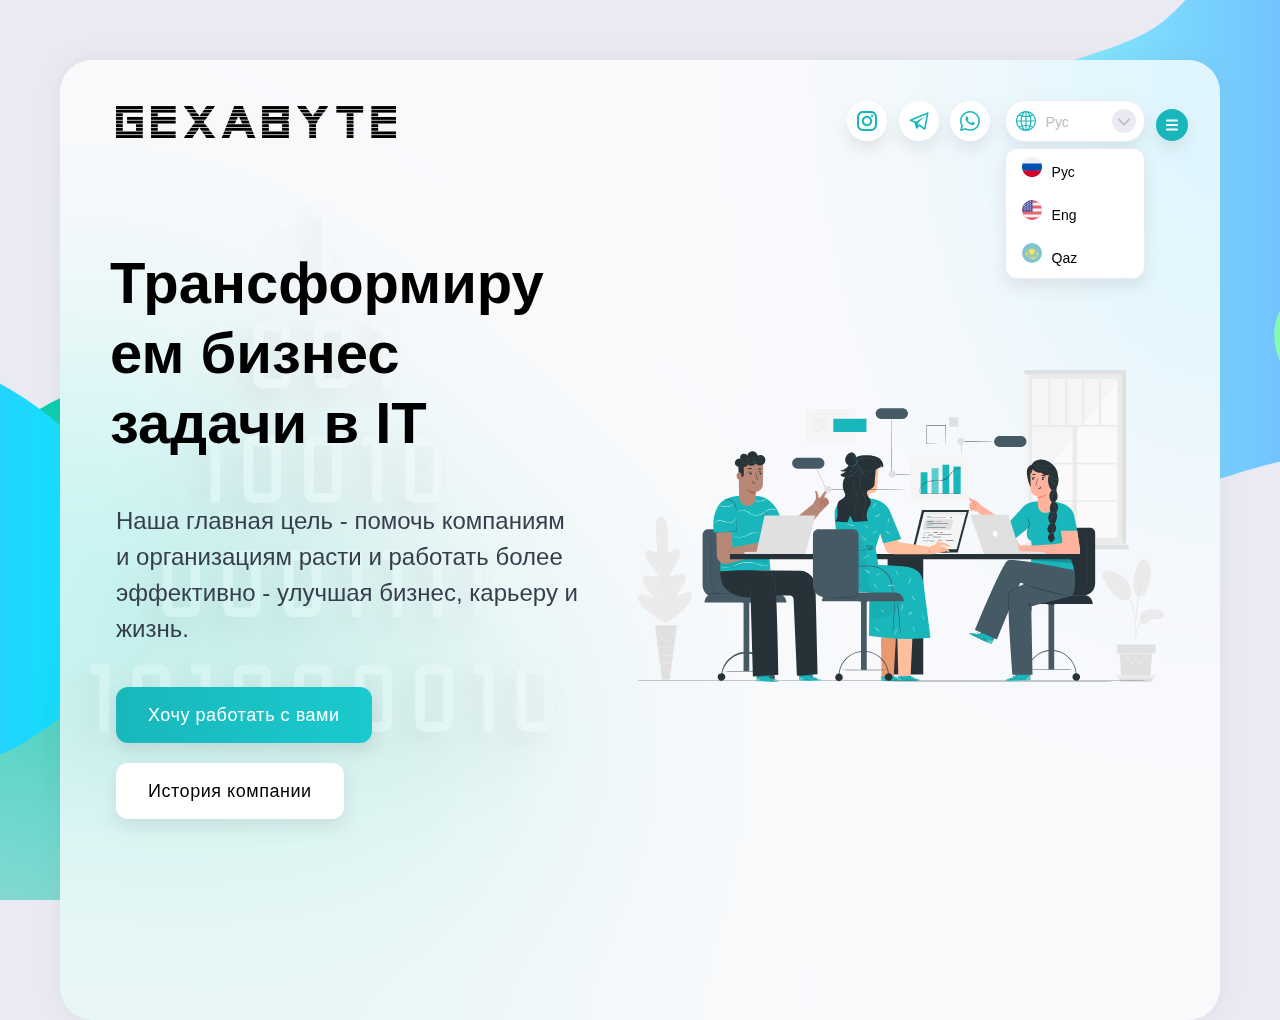
<file: index.html>
<!DOCTYPE html>
<html lang="ru">
<head>
	<meta charset="UTF-8">
<link rel="stylesheet"  href="css/style.css">
	<meta name="viewport" content="width=device-width, initial-scale=1.0">
	<title>Главная</title>

</head>
<body>

<div class="menu">
<div class="div-nav2" id="myTopnav2">
<nav class="topnav22">
<div id="menu_border_block"><div id="menu-border">	
</div>
</div>
		<ul class="menu1">
						<li id="limenu">Меню</li>
						<li><a href="#">Услуги</a></li>
						<li><a href="case.html">Кейсы</a></li>
						<li><a href="#">Что вы получите</a></li>
						<li id="li1-2"><a href="#">Контакты</a></li>
						<li id="li2-2"><a href="#">Наши технологии</a></li>
						<li id=li3-2><a href="#">История компании</a></li>
						</ul>
					</nav>

				</div>
				<div class="telegram-3" id="menujs2"><a href="#" class="telegram-4">
			<svg width="12" height="12" viewBox="0 0 12 12" fill="white" class="img-1" xmlns="http://www.w3.org/2000/svg">
<path d="M0.990566 2.51887C0.424528 2.51887 0 2.09434 0 1.52831C0 0.962268 0.424528 0.509438 0.990566 0.509438H10.9811C11.5472 0.509438 12 0.962268 12 1.52831C12 2.09434 11.5472 2.51887 10.9811 2.51887H0.990566Z"/>
<path d="M10.9811 4.98114C11.5472 4.98114 12 5.43397 12 6.00001C12 6.56605 11.5472 6.99057 10.9811 6.99057H0.990566C0.424528 6.99057 0 6.56605 0 6.00001C0 5.43397 0.424528 4.98114 0.990566 4.98114H10.9811Z"/>
<path d="M10.9811 9.48111C11.5472 9.48111 12 9.90563 12 10.4717C12 11.0377 11.5472 11.4905 10.9811 11.4905H0.990566C0.424528 11.4905 0 11.0377 0 10.4717C0 9.90563 0.424528 9.48111 0.990566 9.48111H10.9811Z"/>
</svg>
</a>
			</div>
			</div>
	

	<div class="body">
	<div class="all-content">
			<div class="menu-bar">
				<div class="div-nav" id="myTopnav">
				<nav class="topnav2">
						<ul class="menu2">
							<li><a href="#">Услуги</a></li>
							<li><a href="case.html">Кейсы</a></li>
							<li><a href="#">Что вы получите</a></li>
							<li id="li1-2"><a href="#">Контакты</a></li>
							<li id="li2-2"><a href="#">Наши технологии</a></li>
							<li id=li3-2><a href="#">История компании</a></li>
						</ul>
					</nav>

				</div>
				<div class="menu-container">
					<a href="index.html" class="logoa"><div class="logo">
						<a href="index.html" class="logoa"><svg width="280" height="32" viewBox="0 0 280 32" fill="none" xmlns="http://www.w3.org/2000/svg">
<path d="M26.7857 3.70492H0V6.60696H26.7857V3.70492Z" fill="black"/>
<path d="M6.78571 7.33251H0V10.2346H6.78571V7.33251Z" fill="black"/>
<path d="M6.78571 10.9601H0V13.8622H6.78571V10.9601Z" fill="black"/>
<path d="M6.78571 14.5877H0V17.4897H6.78571V14.5877Z" fill="black"/>
<path d="M6.78571 18.2152H0V21.1173H6.78571V18.2152Z" fill="black"/>
<path d="M6.78571 21.8428H0V24.7449H6.78571V21.8428Z" fill="black"/>
<path d="M26.7856 10.9601H11.0713V13.8622H26.7856V10.9601Z" fill="black"/>
<path d="M26.7856 14.5877H11.0713V17.4897H26.7856V14.5877Z" fill="black"/>
<path d="M26.7857 18.2152H20V21.1173H26.7857V18.2152Z" fill="black"/>
<path d="M26.7857 21.8428H20V24.7449H26.7857V21.8428Z" fill="black"/>
<path d="M26.7857 25.4704H0V28.3724H26.7857V25.4704Z" fill="black"/>
<path d="M26.7857 0.0769272H0V2.97895H26.7857V0.0769272Z" fill="black"/>
<path d="M26.7857 29.098H0V32H26.7857V29.098Z" fill="black"/>
<path d="M59.6429 3.70492H35V6.60696H59.6429V3.70492Z" fill="black"/>
<path d="M41.7857 7.33251H35V10.2346H41.7857V7.33251Z" fill="black"/>
<path d="M59.6429 10.9601H35V13.8622H59.6429V10.9601Z" fill="black"/>
<path d="M59.6429 14.5877H35V17.4897H59.6429V14.5877Z" fill="black"/>
<path d="M41.7857 18.2152H35V21.1173H41.7857V18.2152Z" fill="black"/>
<path d="M41.7857 21.8428H35V24.7449H41.7857V21.8428Z" fill="black"/>
<path d="M59.6429 25.4704H35V28.3724H59.6429V25.4704Z" fill="black"/>
<path d="M59.6429 0.0769272H35V2.97895H59.6429V0.0769272Z" fill="black"/>
<path d="M59.6429 29.098H35V32H59.6429V29.098Z" fill="black"/>
<path d="M70.3574 3.70492H78.9288L80.7145 6.60696H72.5003L70.3574 3.70492Z" fill="black"/>
<path d="M73.2148 7.33251H81.4291L83.572 10.2346H75.0006L73.2148 7.33251Z" fill="black"/>
<path d="M90.7151 0.0769272H98.9294L97.1437 2.97895H88.5723L90.7151 0.0769272Z" fill="black"/>
<path d="M88.2141 3.70492H96.4284L94.6427 6.60696H86.0713L88.2141 3.70492Z" fill="black"/>
<path d="M85.357 7.33251H93.9284L91.7856 10.2346H83.5713L85.357 7.33251Z" fill="black"/>
<path d="M75.3574 10.9601H91.4289L89.286 13.8622H77.5003L75.3574 10.9601Z" fill="black"/>
<path d="M78.2139 14.5877H88.571L87.8567 16.0387V16.4015L88.571 17.4897H78.2139L78.9282 16.0387L78.2139 14.5877Z" fill="black"/>
<path d="M77.5003 18.2152H89.286L91.4289 21.1173H75.3574L77.5003 18.2152Z" fill="black"/>
<path d="M75.0003 21.8428H83.2145L81.4288 24.7449H72.8574L75.0003 21.8428Z" fill="black"/>
<path d="M83.5713 21.8428L85.357 24.7449H93.9284L92.1427 21.8428H83.5713Z" fill="black"/>
<path d="M72.1431 25.4704H81.0717L78.9288 28.3724H70.3574L72.1431 25.4704Z" fill="black"/>
<path d="M86.0713 25.4704H94.6427L96.7856 28.3724H87.857L86.0713 25.4704Z" fill="black"/>
<path d="M69.6431 29.098H78.2146L76.4289 32H67.8574L69.6431 29.098Z" fill="black"/>
<path d="M88.5723 29.098H97.1437L99.2866 32H90.358L88.5723 29.098Z" fill="black"/>
<path d="M67.8574 0.0769272H76.4289L78.2146 2.97895H69.6431L67.8574 0.0769272Z" fill="black"/>
<path d="M118.214 0.0769272H126.785L127.857 2.97895H117.143L118.214 0.0769272Z" fill="black"/>
<path d="M116.785 3.70492H128.214L129.285 6.60696H115.714L116.785 3.70492Z" fill="black"/>
<path d="M115.357 7.33251H129.642L130.714 10.2346H114.285L115.357 7.33251Z" fill="black"/>
<path d="M113.929 10.9601H121.786L120.715 13.8622H112.857L113.929 10.9601Z" fill="black"/>
<path d="M123.214 10.9601H131.071L132.142 13.8622H124.285L123.214 10.9601Z" fill="black"/>
<path d="M112.5 14.5877H120.357L118.929 17.4897H111.429L112.5 14.5877Z" fill="black"/>
<path d="M124.643 14.5877H132.5L133.571 17.4897H126.071L124.643 14.5877Z" fill="black"/>
<path d="M111.071 18.2152H133.929L135 21.1173H110L111.071 18.2152Z" fill="black"/>
<path d="M109.643 21.8428H135.357L136.428 24.7449H108.571L109.643 21.8428Z" fill="black"/>
<path d="M108.214 25.4704H115.714L114.643 28.3724H107.143L108.214 25.4704Z" fill="black"/>
<path d="M106.785 29.098H114.285L113.214 32H105.714L106.785 29.098Z" fill="black"/>
<path d="M129.285 25.4704H136.785L137.857 28.3724H130.357L129.285 25.4704Z" fill="black"/>
<path d="M130.714 29.098H138.214L139.285 32H131.785L130.714 29.098Z" fill="black"/>
<path d="M172.857 0.0769272H146.071V2.97895H172.857V0.0769272Z" fill="black"/>
<path d="M172.857 3.70492H146.071V6.60696H172.857V3.70492Z" fill="black"/>
<path d="M172.857 29.098H146.071V32H172.857V29.098Z" fill="black"/>
<path d="M152.857 7.33251H146.071V10.2346H152.857V7.33251Z" fill="black"/>
<path d="M172.857 7.33251H166.071V10.2346H172.857V7.33251Z" fill="black"/>
<path d="M170.686 13.8622H146.071V10.9601H172.857C172.857 12.7739 172.5 13.8622 170.686 13.8622Z" fill="black"/>
<path d="M170.686 14.5877H146.071V17.4897H172.857C172.857 15.6759 172.5 14.5877 170.686 14.5877Z" fill="black"/>
<path d="M152.857 18.2152H146.071V21.1173H152.857V18.2152Z" fill="black"/>
<path d="M172.857 18.2152H166.071V21.1173H172.857V18.2152Z" fill="black"/>
<path d="M152.857 21.8428H146.071V24.7449H152.857V21.8428Z" fill="black"/>
<path d="M172.857 21.8428H166.071V24.7449H172.857V21.8428Z" fill="black"/>
<path d="M172.857 25.4704H146.071V28.3724H172.857V25.4704Z" fill="black"/>
<path d="M181.071 0.0769272H189.643L191.428 2.97895H182.857L181.071 0.0769272Z" fill="black"/>
<path d="M183.571 3.70492H192.143L194.286 6.60696H185.357L183.571 3.70492Z" fill="black"/>
<path d="M186.071 7.33251H195L196.786 10.2346H188.214L186.071 7.33251Z" fill="black"/>
<path d="M203.572 0.0769272H212.143L210.358 2.97895H201.786L203.572 0.0769272Z" fill="black"/>
<path d="M201.428 3.70492H209.642H209.999L207.857 6.60696H199.285L201.428 3.70492Z" fill="black"/>
<path d="M198.571 7.33251H207.142L204.999 10.2346H196.785L198.571 7.33251Z" fill="black"/>
<path d="M188.929 10.9601H204.286L202.5 13.8622H190.714L188.929 10.9601Z" fill="black"/>
<path d="M191.428 14.5877H202.142L200.356 17.4897H192.856L191.428 14.5877Z" fill="black"/>
<path d="M200 18.2152H193.214V21.1173H200V18.2152Z" fill="black"/>
<path d="M200 21.8428H193.214V24.7449H200V21.8428Z" fill="black"/>
<path d="M200 25.4704H193.214V28.3724H200V25.4704Z" fill="black"/>
<path d="M200 29.098H193.214V32H200V29.098Z" fill="black"/>
<path d="M247.142 0.0769272H220.356V2.97895H247.142V0.0769272Z" fill="black"/>
<path d="M247.142 3.70492H220.356V6.60696H247.142V3.70492Z" fill="black"/>
<path d="M237.499 7.33251H230.713V10.2346H237.499V7.33251Z" fill="black"/>
<path d="M237.499 10.9601H230.713V13.8622H237.499V10.9601Z" fill="black"/>
<path d="M237.499 14.5877H230.713V17.4897H237.499V14.5877Z" fill="black"/>
<path d="M237.499 18.2152H230.713V21.1173H237.499V18.2152Z" fill="black"/>
<path d="M237.499 21.8428H230.713V24.7449H237.499V21.8428Z" fill="black"/>
<path d="M237.499 25.4704H230.713V28.3724H237.499V25.4704Z" fill="black"/>
<path d="M237.499 29.098H230.713V32H237.499V29.098Z" fill="black"/>
<path d="M279.999 3.70492H255.356V6.60696H279.999V3.70492Z" fill="black"/>
<path d="M262.142 7.33251H255.356V10.2346H262.142V7.33251Z" fill="black"/>
<path d="M279.999 10.9601H255.356V13.8622H279.999V10.9601Z" fill="black"/>
<path d="M279.999 14.5877H255.356V17.4897H279.999V14.5877Z" fill="black"/>
<path d="M262.142 18.2152H255.356V21.1173H262.142V18.2152Z" fill="black"/>
<path d="M262.142 21.8428H255.356V24.7449H262.142V21.8428Z" fill="black"/>
<path d="M279.999 25.4704H255.356V28.3724H279.999V25.4704Z" fill="black"/>
<path d="M279.999 0.0769272H255.356V2.97895H279.999V0.0769272Z" fill="black"/>
<path d="M279.999 29.098H255.356V32H279.999V29.098Z" fill="black"/>
</svg></a>
					</div></a>

					<div class="socials-bar">
						<div class="soc-bar">
						<div class="telegram"><a href="https://www.instagram.com" class="telegram-2">
			<svg width="20" height="20" viewBox="0 0 20 20" fill="#19B7BB" class="img-1" xmlns="http://www.w3.org/2000/svg">
			<path d="M14.0419 0H5.95811C2.67279 0 0 2.67279 0 5.95811V14.0419C0 17.3272 2.67279 20 5.95811 20H14.0419C17.3272 20 20 17.3272 20 14.0419V5.95811C20 2.67279 17.3272 0 14.0419 0ZM17.988 14.0419C17.988 16.2213 16.2213 17.988 14.0419 17.988H5.95811C3.77875 17.988 2.012 16.2213 2.012 14.0419V5.95811C2.012 3.77871 3.77875 2.012 5.95811 2.012H14.0419C16.2213 2.012 17.988 3.77871 17.988 5.95811V14.0419Z"/>
			<path d="M9.99986 4.82721C7.14762 4.82721 4.82715 7.14768 4.82715 9.99988C4.82715 12.8521 7.14762 15.1726 9.99986 15.1726C12.8521 15.1726 15.1726 12.8521 15.1726 9.99988C15.1726 7.14765 12.8521 4.82721 9.99986 4.82721ZM9.99986 13.1606C8.25423 13.1606 6.83915 11.7455 6.83915 9.99992C6.83915 8.25429 8.25427 6.83921 9.99986 6.83921C11.7455 6.83921 13.1606 8.25429 13.1606 9.99992C13.1606 11.7455 11.7455 13.1606 9.99986 13.1606Z"/>
			<path d="M15.1828 6.10562C15.8674 6.10562 16.4223 5.55069 16.4223 4.86614C16.4223 4.18159 15.8674 3.62665 15.1828 3.62665C14.4983 3.62665 13.9434 4.18159 13.9434 4.86614C13.9434 5.55069 14.4983 6.10562 15.1828 6.10562Z"/>
			</svg></a>
			</div>
		

		<div class="telegram"><a href="https://web.telegram.org" class="telegram-2">
			<svg width="20" height="20" viewBox="0 0 20 18" fill="#19B7BB" class="img-1" xmlns="http://www.w3.org/2000/svg">
<path d="M18.1984 0.395521L1.14711 7.49232C1.14711 7.49232 0.340947 7.78536 0.403347 8.32584C0.467427 8.86728 1.12527 9.11496 1.12527 9.11496L5.41575 10.6466C5.41575 10.6466 6.71079 15.1519 6.96567 16.0092C7.22055 16.8641 7.42503 16.8842 7.42503 16.8842C7.66239 16.9937 7.87815 16.8194 7.87815 16.8194L10.6501 14.1389L14.9704 17.653C16.1389 18.1937 16.5642 17.0671 16.5642 17.0671L19.6 0.824401C19.6 -0.257519 18.1984 0.395521 18.1984 0.395521ZM15.1797 15.7608L10.5577 12.0024L9.12351 13.3889L9.43887 10.439L15.5997 4.60008L7.20183 9.58584L3.47679 8.25624L17.6889 2.34072L15.1797 15.7608Z"/>
</svg></a>
			</div>
		<div class="telegram"><a href="https://web.whatsapp.com" class="telegram-2">
			<svg width="20" height="20" viewBox="0 0 20 20" fill="#19B7BB" class="img-1" xmlns="http://www.w3.org/2000/svg">
<path d="M17.0282 2.90436C15.1494 1.03256 12.65 0.00106812 9.98993 0C7.33582 0 4.83246 1.03058 2.94128 2.90192C1.04675 4.77646 0.00244141 7.26761 0 9.90738V9.91043V9.91226C0.000305176 11.51 0.420074 13.1218 1.21689 14.593L0.0273132 20L5.49652 18.756C6.88171 19.454 8.42728 19.8221 9.98611 19.8227H9.99008C12.6437 19.8227 15.1471 18.792 17.0386 16.9205C18.9348 15.0444 19.9796 12.5565 19.9808 9.91501C19.9815 7.29218 18.9331 4.8024 17.0282 2.90436ZM9.98993 18.2617H9.98642C8.58673 18.2611 7.19986 17.9097 5.97595 17.2452L5.71732 17.1048L2.08054 17.932L2.87048 14.3419L2.7182 14.0793C1.96106 12.7736 1.56097 11.3322 1.56097 9.91058C1.56387 5.30899 5.3447 1.56097 9.98962 1.56097C12.2336 1.56189 14.342 2.43179 15.9265 4.01016C17.5349 5.61295 18.4204 7.70981 18.4196 9.91455C18.4178 14.5172 14.6362 18.2617 9.98993 18.2617Z"/>
<path d="M7.27139 5.54153H6.83347C6.68103 5.54153 6.43353 5.5986 6.22418 5.82642C6.01468 6.05438 5.42432 6.60538 5.42432 7.72598C5.42432 8.84659 6.24326 9.92935 6.35739 10.0815C6.47168 10.2335 7.9382 12.6065 10.2609 13.5194C12.1913 14.2781 12.5842 14.1272 13.0031 14.0892C13.4221 14.0514 14.3551 13.5384 14.5456 13.0066C14.736 12.4748 14.736 12.0189 14.6789 11.9237C14.6217 11.8288 14.4693 11.7719 14.2408 11.658C14.0123 11.544 12.8923 10.9837 12.6828 10.9076C12.4733 10.8318 12.321 10.7938 12.1685 11.0219C12.0161 11.2495 11.5674 11.7763 11.434 11.9283C11.3008 12.0804 11.1674 12.0995 10.9388 11.9855C10.7103 11.8712 9.98181 11.6264 9.10886 10.8507C8.42938 10.2469 7.95789 9.47693 7.82452 9.24896C7.69131 9.02115 7.81033 8.89786 7.92493 8.78418C8.02762 8.68225 8.16632 8.54279 8.28061 8.40988C8.39474 8.27683 8.42725 8.18192 8.50354 8.02994C8.57968 7.87796 8.54153 7.7449 8.48447 7.63107C8.42725 7.51709 7.98871 6.39084 7.78546 5.9404H7.78561C7.61441 5.56107 7.4342 5.54825 7.27139 5.54153Z"/>
</svg>
</a>
			</div>
			<div class="select is-active" id="sel">
	<div class="select__header">
		<img src="img/icons/web.svg" id="img">
		<span class="select__current">Рус</span>
		<div class="select__icon">


<svg width="24" height="24" viewBox="0 0 24 24" fill="none" xmlns="http://www.w3.org/2000/svg">
<rect width="24" height="24" rx="12" fill="#EAEAF3"/>
<g clip-path="url(#clip0)">
<path d="M12 16.4202C11.7849 16.4202 11.5699 16.3381 11.4059 16.1742L6.24617 11.0144C5.91794 10.6862 5.91794 10.154 6.24617 9.82594C6.57426 9.49785 7.10632 9.49785 7.43457 9.82594L12 14.3916L16.5654 9.8261C16.8936 9.49801 17.4256 9.49801 17.7537 9.8261C18.0821 10.1542 18.0821 10.6864 17.7537 11.0146L12.594 16.1744C12.43 16.3383 12.215 16.4202 12 16.4202Z" fill="#BCBCC7"/>
</g>
<defs>
<clipPath id="clip0">
<rect width="12" height="12" fill="white" transform="translate(6 7)"/>
</clipPath>
</defs>
</svg>


</div>
	</div>

	<div class="select__body">
		<div class="select__item"><div class="select__item2" id="sel2"><img src="img/icons/rus.svg">Рус</div></div>
		<div class="select__item"><div class="select__item2" id="sel2"><img src="img/icons/eng.svg">Eng</div></div>
		<div class="select__item"><div class="select__item2" id="sel2"><img src="img/icons/qaz.svg">Qaz</div></div>
	</div>
</div>

<div class="telegram-5"><a href="#" class="telegram-6">
		<svg width="12" height="12" class="img-1" viewBox="0 0 12 12" fill="#19B7BB" xmlns="http://www.w3.org/2000/svg">
<path d="M11.731 9.4835L9.87776 7.63008C9.50863 7.26244 8.89735 7.27361 8.51537 7.65573L7.58171 8.58918C7.52273 8.55667 7.46167 8.52271 7.39748 8.48668C6.80789 8.16 6.00093 7.71223 5.15177 6.86246C4.3001 6.01089 3.85192 5.20269 3.52423 4.61271C3.48965 4.55021 3.45652 4.48995 3.42381 4.43272L4.05043 3.80703L4.3585 3.49858C4.74107 3.11591 4.75162 2.5048 4.38335 2.13609L2.53014 0.282466C2.16188 -0.0857283 1.55032 -0.0745583 1.16775 0.308116L0.645455 0.833413L0.659728 0.847582C0.484594 1.07105 0.338247 1.32879 0.229341 1.60672C0.128949 1.87129 0.0664456 2.12375 0.0378657 2.37673C-0.206839 4.40538 0.720197 6.25942 3.23605 8.77531C6.71373 12.2527 9.51628 11.99 9.63719 11.9772C9.90051 11.9457 10.1529 11.8828 10.4093 11.7832C10.6849 11.6756 10.9424 11.5295 11.1657 11.3547L11.1772 11.3648L11.7063 10.8467C12.0881 10.4641 12.0991 9.8528 11.731 9.4835Z"/>
</svg>
</a>
			</div>

<div class="telegram-3" id="menujs"><a href="#" class="telegram-4">
			<svg width="12" height="12" viewBox="0 0 12 12" fill="white" class="img-1" xmlns="http://www.w3.org/2000/svg">
<path d="M0.990566 2.51887C0.424528 2.51887 0 2.09434 0 1.52831C0 0.962268 0.424528 0.509438 0.990566 0.509438H10.9811C11.5472 0.509438 12 0.962268 12 1.52831C12 2.09434 11.5472 2.51887 10.9811 2.51887H0.990566Z"/>
<path d="M10.9811 4.98114C11.5472 4.98114 12 5.43397 12 6.00001C12 6.56605 11.5472 6.99057 10.9811 6.99057H0.990566C0.424528 6.99057 0 6.56605 0 6.00001C0 5.43397 0.424528 4.98114 0.990566 4.98114H10.9811Z"/>
<path d="M10.9811 9.48111C11.5472 9.48111 12 9.90563 12 10.4717C12 11.0377 11.5472 11.4905 10.9811 11.4905H0.990566C0.424528 11.4905 0 11.0377 0 10.4717C0 9.90563 0.424528 9.48111 0.990566 9.48111H10.9811Z"/>
</svg>
</a>
			</div>
		</div>
					</div>
				</div>
			</div>
			<div class="numbers">
				<img src="img/numbers.svg" id="svg">
			</div>
			<div class="main">
		<div class="content">
			
			<div class="zagolovok">
				<h1>Трансформируем бизнес задачи в IT</h1>

			</div>
			<div class="description">
				<p>Наша главная цель - помочь компаниям и организациям расти и работать более эффективно - улучшая бизнес, карьеру и жизнь.</p>
			</div>
			<div class="buttons">
				<div class="div-form" id="div-form">
				<input type="submit" value="Хочу работать с вами">
			</div>
			<div class="div-form2" id="div-form2">
				<input type="submit" value="История компании">
			</div>
			</div>
		
		</div>
			<div class="illustration">
			 <div id="ill">
				<img src="img/picture.svg">
			</div>
			</div>

	</div>
	

</div>
</div>






  <script src="script/index.js"></script>
</body>
</html>
</file>
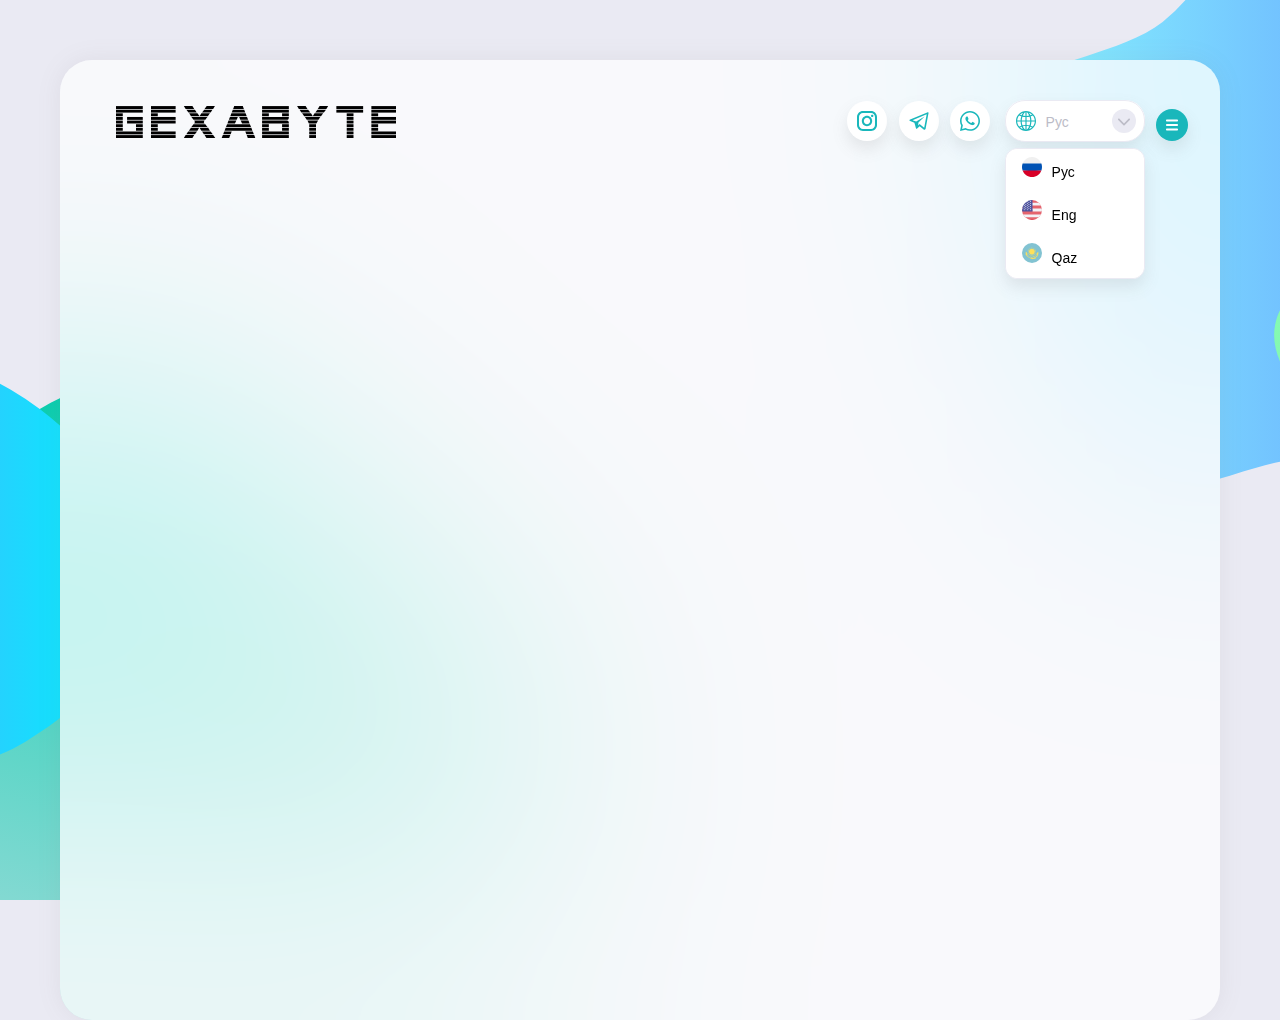
<file: case.html>
<!DOCTYPE html>
<html lang="ru">
<head>
	<meta charset="utf-8">
	<link rel="stylesheet" type="text/css" href="css/style.css">
	<meta name="viewport" content="width=device-width, initial-scale=1.0">
	<title>Кейсы</title>
	
</head>
<body>
<div class="menu">
<div class="div-nav2" id="myTopnav2">
<nav class="topnav22">
<div id="menu_border_block"><div id="menu-border">	
</div>
</div>
		<ul class="menu1">
						<li id="limenu">Меню</li>
						<li><a href="#">Услуги</a></li>
						<li><a href="case.html">Кейсы</a></li>
						<li><a href="#">Что вы получите</a></li>
						<li id="li1-2"><a href="#">Контакты</a></li>
						<li id="li2-2"><a href="#">Наши технологии</a></li>
						<li id=li3-2><a href="#">История компании</a></li>
						</ul>
					</nav>

				</div>
				<div class="telegram-3" id="menujs2"><a href="#" class="telegram-4">
			<svg width="12" height="12" viewBox="0 0 12 12" fill="white" class="img-1" xmlns="http://www.w3.org/2000/svg">
<path d="M0.990566 2.51887C0.424528 2.51887 0 2.09434 0 1.52831C0 0.962268 0.424528 0.509438 0.990566 0.509438H10.9811C11.5472 0.509438 12 0.962268 12 1.52831C12 2.09434 11.5472 2.51887 10.9811 2.51887H0.990566Z"/>
<path d="M10.9811 4.98114C11.5472 4.98114 12 5.43397 12 6.00001C12 6.56605 11.5472 6.99057 10.9811 6.99057H0.990566C0.424528 6.99057 0 6.56605 0 6.00001C0 5.43397 0.424528 4.98114 0.990566 4.98114H10.9811Z"/>
<path d="M10.9811 9.48111C11.5472 9.48111 12 9.90563 12 10.4717C12 11.0377 11.5472 11.4905 10.9811 11.4905H0.990566C0.424528 11.4905 0 11.0377 0 10.4717C0 9.90563 0.424528 9.48111 0.990566 9.48111H10.9811Z"/>
</svg>
</a>
			</div>
			</div>
	

	<div class="body">
	<div class="all-content">
			<div class="menu-bar">
				<div class="div-nav" id="myTopnav">
				<nav class="topnav2">
						<ul class="menu2">
							<li><a href="#">Услуги</a></li>
							<li><a href="case.html">Кейсы</a></li>
							<li><a href="#">Что вы получите</a></li>
							<li id="li1-2"><a href="#">Контакты</a></li>
							<li id="li2-2"><a href="#">Наши технологии</a></li>
							<li id=li3-2><a href="#">История компании</a></li>
						</ul>
					</nav>

				</div>
				<div class="menu-container">
					<a href="index.html" class="logoa"><div class="logo">
						<a href="index.html" class="logoa"><svg width="280" height="32" viewBox="0 0 280 32" fill="none" xmlns="http://www.w3.org/2000/svg">
<path d="M26.7857 3.70492H0V6.60696H26.7857V3.70492Z" fill="black"/>
<path d="M6.78571 7.33251H0V10.2346H6.78571V7.33251Z" fill="black"/>
<path d="M6.78571 10.9601H0V13.8622H6.78571V10.9601Z" fill="black"/>
<path d="M6.78571 14.5877H0V17.4897H6.78571V14.5877Z" fill="black"/>
<path d="M6.78571 18.2152H0V21.1173H6.78571V18.2152Z" fill="black"/>
<path d="M6.78571 21.8428H0V24.7449H6.78571V21.8428Z" fill="black"/>
<path d="M26.7856 10.9601H11.0713V13.8622H26.7856V10.9601Z" fill="black"/>
<path d="M26.7856 14.5877H11.0713V17.4897H26.7856V14.5877Z" fill="black"/>
<path d="M26.7857 18.2152H20V21.1173H26.7857V18.2152Z" fill="black"/>
<path d="M26.7857 21.8428H20V24.7449H26.7857V21.8428Z" fill="black"/>
<path d="M26.7857 25.4704H0V28.3724H26.7857V25.4704Z" fill="black"/>
<path d="M26.7857 0.0769272H0V2.97895H26.7857V0.0769272Z" fill="black"/>
<path d="M26.7857 29.098H0V32H26.7857V29.098Z" fill="black"/>
<path d="M59.6429 3.70492H35V6.60696H59.6429V3.70492Z" fill="black"/>
<path d="M41.7857 7.33251H35V10.2346H41.7857V7.33251Z" fill="black"/>
<path d="M59.6429 10.9601H35V13.8622H59.6429V10.9601Z" fill="black"/>
<path d="M59.6429 14.5877H35V17.4897H59.6429V14.5877Z" fill="black"/>
<path d="M41.7857 18.2152H35V21.1173H41.7857V18.2152Z" fill="black"/>
<path d="M41.7857 21.8428H35V24.7449H41.7857V21.8428Z" fill="black"/>
<path d="M59.6429 25.4704H35V28.3724H59.6429V25.4704Z" fill="black"/>
<path d="M59.6429 0.0769272H35V2.97895H59.6429V0.0769272Z" fill="black"/>
<path d="M59.6429 29.098H35V32H59.6429V29.098Z" fill="black"/>
<path d="M70.3574 3.70492H78.9288L80.7145 6.60696H72.5003L70.3574 3.70492Z" fill="black"/>
<path d="M73.2148 7.33251H81.4291L83.572 10.2346H75.0006L73.2148 7.33251Z" fill="black"/>
<path d="M90.7151 0.0769272H98.9294L97.1437 2.97895H88.5723L90.7151 0.0769272Z" fill="black"/>
<path d="M88.2141 3.70492H96.4284L94.6427 6.60696H86.0713L88.2141 3.70492Z" fill="black"/>
<path d="M85.357 7.33251H93.9284L91.7856 10.2346H83.5713L85.357 7.33251Z" fill="black"/>
<path d="M75.3574 10.9601H91.4289L89.286 13.8622H77.5003L75.3574 10.9601Z" fill="black"/>
<path d="M78.2139 14.5877H88.571L87.8567 16.0387V16.4015L88.571 17.4897H78.2139L78.9282 16.0387L78.2139 14.5877Z" fill="black"/>
<path d="M77.5003 18.2152H89.286L91.4289 21.1173H75.3574L77.5003 18.2152Z" fill="black"/>
<path d="M75.0003 21.8428H83.2145L81.4288 24.7449H72.8574L75.0003 21.8428Z" fill="black"/>
<path d="M83.5713 21.8428L85.357 24.7449H93.9284L92.1427 21.8428H83.5713Z" fill="black"/>
<path d="M72.1431 25.4704H81.0717L78.9288 28.3724H70.3574L72.1431 25.4704Z" fill="black"/>
<path d="M86.0713 25.4704H94.6427L96.7856 28.3724H87.857L86.0713 25.4704Z" fill="black"/>
<path d="M69.6431 29.098H78.2146L76.4289 32H67.8574L69.6431 29.098Z" fill="black"/>
<path d="M88.5723 29.098H97.1437L99.2866 32H90.358L88.5723 29.098Z" fill="black"/>
<path d="M67.8574 0.0769272H76.4289L78.2146 2.97895H69.6431L67.8574 0.0769272Z" fill="black"/>
<path d="M118.214 0.0769272H126.785L127.857 2.97895H117.143L118.214 0.0769272Z" fill="black"/>
<path d="M116.785 3.70492H128.214L129.285 6.60696H115.714L116.785 3.70492Z" fill="black"/>
<path d="M115.357 7.33251H129.642L130.714 10.2346H114.285L115.357 7.33251Z" fill="black"/>
<path d="M113.929 10.9601H121.786L120.715 13.8622H112.857L113.929 10.9601Z" fill="black"/>
<path d="M123.214 10.9601H131.071L132.142 13.8622H124.285L123.214 10.9601Z" fill="black"/>
<path d="M112.5 14.5877H120.357L118.929 17.4897H111.429L112.5 14.5877Z" fill="black"/>
<path d="M124.643 14.5877H132.5L133.571 17.4897H126.071L124.643 14.5877Z" fill="black"/>
<path d="M111.071 18.2152H133.929L135 21.1173H110L111.071 18.2152Z" fill="black"/>
<path d="M109.643 21.8428H135.357L136.428 24.7449H108.571L109.643 21.8428Z" fill="black"/>
<path d="M108.214 25.4704H115.714L114.643 28.3724H107.143L108.214 25.4704Z" fill="black"/>
<path d="M106.785 29.098H114.285L113.214 32H105.714L106.785 29.098Z" fill="black"/>
<path d="M129.285 25.4704H136.785L137.857 28.3724H130.357L129.285 25.4704Z" fill="black"/>
<path d="M130.714 29.098H138.214L139.285 32H131.785L130.714 29.098Z" fill="black"/>
<path d="M172.857 0.0769272H146.071V2.97895H172.857V0.0769272Z" fill="black"/>
<path d="M172.857 3.70492H146.071V6.60696H172.857V3.70492Z" fill="black"/>
<path d="M172.857 29.098H146.071V32H172.857V29.098Z" fill="black"/>
<path d="M152.857 7.33251H146.071V10.2346H152.857V7.33251Z" fill="black"/>
<path d="M172.857 7.33251H166.071V10.2346H172.857V7.33251Z" fill="black"/>
<path d="M170.686 13.8622H146.071V10.9601H172.857C172.857 12.7739 172.5 13.8622 170.686 13.8622Z" fill="black"/>
<path d="M170.686 14.5877H146.071V17.4897H172.857C172.857 15.6759 172.5 14.5877 170.686 14.5877Z" fill="black"/>
<path d="M152.857 18.2152H146.071V21.1173H152.857V18.2152Z" fill="black"/>
<path d="M172.857 18.2152H166.071V21.1173H172.857V18.2152Z" fill="black"/>
<path d="M152.857 21.8428H146.071V24.7449H152.857V21.8428Z" fill="black"/>
<path d="M172.857 21.8428H166.071V24.7449H172.857V21.8428Z" fill="black"/>
<path d="M172.857 25.4704H146.071V28.3724H172.857V25.4704Z" fill="black"/>
<path d="M181.071 0.0769272H189.643L191.428 2.97895H182.857L181.071 0.0769272Z" fill="black"/>
<path d="M183.571 3.70492H192.143L194.286 6.60696H185.357L183.571 3.70492Z" fill="black"/>
<path d="M186.071 7.33251H195L196.786 10.2346H188.214L186.071 7.33251Z" fill="black"/>
<path d="M203.572 0.0769272H212.143L210.358 2.97895H201.786L203.572 0.0769272Z" fill="black"/>
<path d="M201.428 3.70492H209.642H209.999L207.857 6.60696H199.285L201.428 3.70492Z" fill="black"/>
<path d="M198.571 7.33251H207.142L204.999 10.2346H196.785L198.571 7.33251Z" fill="black"/>
<path d="M188.929 10.9601H204.286L202.5 13.8622H190.714L188.929 10.9601Z" fill="black"/>
<path d="M191.428 14.5877H202.142L200.356 17.4897H192.856L191.428 14.5877Z" fill="black"/>
<path d="M200 18.2152H193.214V21.1173H200V18.2152Z" fill="black"/>
<path d="M200 21.8428H193.214V24.7449H200V21.8428Z" fill="black"/>
<path d="M200 25.4704H193.214V28.3724H200V25.4704Z" fill="black"/>
<path d="M200 29.098H193.214V32H200V29.098Z" fill="black"/>
<path d="M247.142 0.0769272H220.356V2.97895H247.142V0.0769272Z" fill="black"/>
<path d="M247.142 3.70492H220.356V6.60696H247.142V3.70492Z" fill="black"/>
<path d="M237.499 7.33251H230.713V10.2346H237.499V7.33251Z" fill="black"/>
<path d="M237.499 10.9601H230.713V13.8622H237.499V10.9601Z" fill="black"/>
<path d="M237.499 14.5877H230.713V17.4897H237.499V14.5877Z" fill="black"/>
<path d="M237.499 18.2152H230.713V21.1173H237.499V18.2152Z" fill="black"/>
<path d="M237.499 21.8428H230.713V24.7449H237.499V21.8428Z" fill="black"/>
<path d="M237.499 25.4704H230.713V28.3724H237.499V25.4704Z" fill="black"/>
<path d="M237.499 29.098H230.713V32H237.499V29.098Z" fill="black"/>
<path d="M279.999 3.70492H255.356V6.60696H279.999V3.70492Z" fill="black"/>
<path d="M262.142 7.33251H255.356V10.2346H262.142V7.33251Z" fill="black"/>
<path d="M279.999 10.9601H255.356V13.8622H279.999V10.9601Z" fill="black"/>
<path d="M279.999 14.5877H255.356V17.4897H279.999V14.5877Z" fill="black"/>
<path d="M262.142 18.2152H255.356V21.1173H262.142V18.2152Z" fill="black"/>
<path d="M262.142 21.8428H255.356V24.7449H262.142V21.8428Z" fill="black"/>
<path d="M279.999 25.4704H255.356V28.3724H279.999V25.4704Z" fill="black"/>
<path d="M279.999 0.0769272H255.356V2.97895H279.999V0.0769272Z" fill="black"/>
<path d="M279.999 29.098H255.356V32H279.999V29.098Z" fill="black"/>
</svg></a>
					</div></a>

					<div class="socials-bar">
						<div class="soc-bar">
						<div class="telegram"><a href="https://www.instagram.com" class="telegram-2">
			<svg width="20" height="20" viewBox="0 0 20 20" fill="#19B7BB" class="img-1" xmlns="http://www.w3.org/2000/svg">
			<path d="M14.0419 0H5.95811C2.67279 0 0 2.67279 0 5.95811V14.0419C0 17.3272 2.67279 20 5.95811 20H14.0419C17.3272 20 20 17.3272 20 14.0419V5.95811C20 2.67279 17.3272 0 14.0419 0ZM17.988 14.0419C17.988 16.2213 16.2213 17.988 14.0419 17.988H5.95811C3.77875 17.988 2.012 16.2213 2.012 14.0419V5.95811C2.012 3.77871 3.77875 2.012 5.95811 2.012H14.0419C16.2213 2.012 17.988 3.77871 17.988 5.95811V14.0419Z"/>
			<path d="M9.99986 4.82721C7.14762 4.82721 4.82715 7.14768 4.82715 9.99988C4.82715 12.8521 7.14762 15.1726 9.99986 15.1726C12.8521 15.1726 15.1726 12.8521 15.1726 9.99988C15.1726 7.14765 12.8521 4.82721 9.99986 4.82721ZM9.99986 13.1606C8.25423 13.1606 6.83915 11.7455 6.83915 9.99992C6.83915 8.25429 8.25427 6.83921 9.99986 6.83921C11.7455 6.83921 13.1606 8.25429 13.1606 9.99992C13.1606 11.7455 11.7455 13.1606 9.99986 13.1606Z"/>
			<path d="M15.1828 6.10562C15.8674 6.10562 16.4223 5.55069 16.4223 4.86614C16.4223 4.18159 15.8674 3.62665 15.1828 3.62665C14.4983 3.62665 13.9434 4.18159 13.9434 4.86614C13.9434 5.55069 14.4983 6.10562 15.1828 6.10562Z"/>
			</svg></a>
			</div>
		

		<div class="telegram"><a href="https://web.telegram.org" class="telegram-2">
			<svg width="20" height="20" viewBox="0 0 20 18" fill="#19B7BB" class="img-1" xmlns="http://www.w3.org/2000/svg">
<path d="M18.1984 0.395521L1.14711 7.49232C1.14711 7.49232 0.340947 7.78536 0.403347 8.32584C0.467427 8.86728 1.12527 9.11496 1.12527 9.11496L5.41575 10.6466C5.41575 10.6466 6.71079 15.1519 6.96567 16.0092C7.22055 16.8641 7.42503 16.8842 7.42503 16.8842C7.66239 16.9937 7.87815 16.8194 7.87815 16.8194L10.6501 14.1389L14.9704 17.653C16.1389 18.1937 16.5642 17.0671 16.5642 17.0671L19.6 0.824401C19.6 -0.257519 18.1984 0.395521 18.1984 0.395521ZM15.1797 15.7608L10.5577 12.0024L9.12351 13.3889L9.43887 10.439L15.5997 4.60008L7.20183 9.58584L3.47679 8.25624L17.6889 2.34072L15.1797 15.7608Z"/>
</svg></a>
			</div>
		<div class="telegram"><a href="https://web.whatsapp.com" class="telegram-2">
			<svg width="20" height="20" viewBox="0 0 20 20" fill="#19B7BB" class="img-1" xmlns="http://www.w3.org/2000/svg">
<path d="M17.0282 2.90436C15.1494 1.03256 12.65 0.00106812 9.98993 0C7.33582 0 4.83246 1.03058 2.94128 2.90192C1.04675 4.77646 0.00244141 7.26761 0 9.90738V9.91043V9.91226C0.000305176 11.51 0.420074 13.1218 1.21689 14.593L0.0273132 20L5.49652 18.756C6.88171 19.454 8.42728 19.8221 9.98611 19.8227H9.99008C12.6437 19.8227 15.1471 18.792 17.0386 16.9205C18.9348 15.0444 19.9796 12.5565 19.9808 9.91501C19.9815 7.29218 18.9331 4.8024 17.0282 2.90436ZM9.98993 18.2617H9.98642C8.58673 18.2611 7.19986 17.9097 5.97595 17.2452L5.71732 17.1048L2.08054 17.932L2.87048 14.3419L2.7182 14.0793C1.96106 12.7736 1.56097 11.3322 1.56097 9.91058C1.56387 5.30899 5.3447 1.56097 9.98962 1.56097C12.2336 1.56189 14.342 2.43179 15.9265 4.01016C17.5349 5.61295 18.4204 7.70981 18.4196 9.91455C18.4178 14.5172 14.6362 18.2617 9.98993 18.2617Z"/>
<path d="M7.27139 5.54153H6.83347C6.68103 5.54153 6.43353 5.5986 6.22418 5.82642C6.01468 6.05438 5.42432 6.60538 5.42432 7.72598C5.42432 8.84659 6.24326 9.92935 6.35739 10.0815C6.47168 10.2335 7.9382 12.6065 10.2609 13.5194C12.1913 14.2781 12.5842 14.1272 13.0031 14.0892C13.4221 14.0514 14.3551 13.5384 14.5456 13.0066C14.736 12.4748 14.736 12.0189 14.6789 11.9237C14.6217 11.8288 14.4693 11.7719 14.2408 11.658C14.0123 11.544 12.8923 10.9837 12.6828 10.9076C12.4733 10.8318 12.321 10.7938 12.1685 11.0219C12.0161 11.2495 11.5674 11.7763 11.434 11.9283C11.3008 12.0804 11.1674 12.0995 10.9388 11.9855C10.7103 11.8712 9.98181 11.6264 9.10886 10.8507C8.42938 10.2469 7.95789 9.47693 7.82452 9.24896C7.69131 9.02115 7.81033 8.89786 7.92493 8.78418C8.02762 8.68225 8.16632 8.54279 8.28061 8.40988C8.39474 8.27683 8.42725 8.18192 8.50354 8.02994C8.57968 7.87796 8.54153 7.7449 8.48447 7.63107C8.42725 7.51709 7.98871 6.39084 7.78546 5.9404H7.78561C7.61441 5.56107 7.4342 5.54825 7.27139 5.54153Z"/>
</svg>
</a>
			</div>
			<div class="select is-active" id="sel">
	<div class="select__header">
		<img src="img/icons/web.svg" id="img">
		<span class="select__current">Рус</span>
		<div class="select__icon">


<svg width="24" height="24" viewBox="0 0 24 24" fill="none" xmlns="http://www.w3.org/2000/svg">
<rect width="24" height="24" rx="12" fill="#EAEAF3"/>
<g clip-path="url(#clip0)">
<path d="M12 16.4202C11.7849 16.4202 11.5699 16.3381 11.4059 16.1742L6.24617 11.0144C5.91794 10.6862 5.91794 10.154 6.24617 9.82594C6.57426 9.49785 7.10632 9.49785 7.43457 9.82594L12 14.3916L16.5654 9.8261C16.8936 9.49801 17.4256 9.49801 17.7537 9.8261C18.0821 10.1542 18.0821 10.6864 17.7537 11.0146L12.594 16.1744C12.43 16.3383 12.215 16.4202 12 16.4202Z" fill="#BCBCC7"/>
</g>
<defs>
<clipPath id="clip0">
<rect width="12" height="12" fill="white" transform="translate(6 7)"/>
</clipPath>
</defs>
</svg>


</div>
	</div>

	<div class="select__body">
		<div class="select__item"><div class="select__item2" id="sel2"><img src="img/icons/rus.svg">Рус</div></div>
		<div class="select__item"><div class="select__item2" id="sel2"><img src="img/icons/eng.svg">Eng</div></div>
		<div class="select__item"><div class="select__item2" id="sel2"><img src="img/icons/qaz.svg">Qaz</div></div>
	</div>
</div>

<div class="telegram-5"><a href="#" class="telegram-6">
		<svg width="12" height="12" class="img-1" viewBox="0 0 12 12" fill="#19B7BB" xmlns="http://www.w3.org/2000/svg">
<path d="M11.731 9.4835L9.87776 7.63008C9.50863 7.26244 8.89735 7.27361 8.51537 7.65573L7.58171 8.58918C7.52273 8.55667 7.46167 8.52271 7.39748 8.48668C6.80789 8.16 6.00093 7.71223 5.15177 6.86246C4.3001 6.01089 3.85192 5.20269 3.52423 4.61271C3.48965 4.55021 3.45652 4.48995 3.42381 4.43272L4.05043 3.80703L4.3585 3.49858C4.74107 3.11591 4.75162 2.5048 4.38335 2.13609L2.53014 0.282466C2.16188 -0.0857283 1.55032 -0.0745583 1.16775 0.308116L0.645455 0.833413L0.659728 0.847582C0.484594 1.07105 0.338247 1.32879 0.229341 1.60672C0.128949 1.87129 0.0664456 2.12375 0.0378657 2.37673C-0.206839 4.40538 0.720197 6.25942 3.23605 8.77531C6.71373 12.2527 9.51628 11.99 9.63719 11.9772C9.90051 11.9457 10.1529 11.8828 10.4093 11.7832C10.6849 11.6756 10.9424 11.5295 11.1657 11.3547L11.1772 11.3648L11.7063 10.8467C12.0881 10.4641 12.0991 9.8528 11.731 9.4835Z"/>
</svg>
</a>
			</div>

<div class="telegram-3" id="menujs"><a href="#" class="telegram-4">
			<svg width="12" height="12" viewBox="0 0 12 12" fill="white" class="img-1" xmlns="http://www.w3.org/2000/svg">
<path d="M0.990566 2.51887C0.424528 2.51887 0 2.09434 0 1.52831C0 0.962268 0.424528 0.509438 0.990566 0.509438H10.9811C11.5472 0.509438 12 0.962268 12 1.52831C12 2.09434 11.5472 2.51887 10.9811 2.51887H0.990566Z"/>
<path d="M10.9811 4.98114C11.5472 4.98114 12 5.43397 12 6.00001C12 6.56605 11.5472 6.99057 10.9811 6.99057H0.990566C0.424528 6.99057 0 6.56605 0 6.00001C0 5.43397 0.424528 4.98114 0.990566 4.98114H10.9811Z"/>
<path d="M10.9811 9.48111C11.5472 9.48111 12 9.90563 12 10.4717C12 11.0377 11.5472 11.4905 10.9811 11.4905H0.990566C0.424528 11.4905 0 11.0377 0 10.4717C0 9.90563 0.424528 9.48111 0.990566 9.48111H10.9811Z"/>
</svg>
</a>
			</div>
		</div>
					</div>
				</div>
			</div>
  <script src="script/index.js"></script>
</body>
</html>
</file>
<file: css/style.css>
*, *:after, *:before {
  font-family: 'Ubuntu', sans-serif;
   padding: 0;
   margin: 0;
}
html{
  height: 100%;
  padding: 0;
  margin: 0;
  width: 100%;
  max-width: 100%;
  overflow-x: hidden;
  -webkit-box-sizing: border-box;
  box-sizing: border-box;
  
}

body {
  position: relative;
  background: #EAEAF3;
  margin: 0;
  height: 100%;
  box-sizing: border-box;
  background-image: url(../img/background.svg);
  padding: 0;
  background-repeat: no-repeat;
  background-position: center;
  background-attachment: fixed;
  -webkit-background-size: cover;
  -moz-background-size: cover;
  -o-background-size: cover;
  background-size: cover;

}
.body {
  margin: 60px;
  margin-bottom:  0px;
  height: 100%;

}
.all-div {
  padding: 15px;
  width: 1098px;
  height: 1036px;

}


.div-form input {
  box-shadow: 0px 8px 16px rgba(116, 115, 115, 0.15);
  -webkit-writing-mode: horizontal-tb !important;
  -webkit-appearance: button;
  padding: 16px 32px;
  background: linear-gradient(267.71deg, #1ACACE 0%, #19B7BB 100%);
  border: none;
  border-radius: 12px;font-style: normal;
  font-weight: normal;
  font-size: 18px;
  line-height: 24px;
  color: #FFFFFF;
  flex: none;
  order: 0;
  flex-grow: 0;
  letter-spacing: 0.03em;
  cursor: pointer;
  display: block;
}

.div-form input:hover {
  box-shadow: 0px 8px 16px rgba(25, 183, 187, 0.32);
}
.div-form input:active {
  box-shadow: 0px 8px 16px rgba(25, 183, 187, 0.32), inset 0px 0px 16px rgba(0, 0, 0, 0.15);
}

a {
  text-decoration: none;
}

.telegram {
  margin-left: 7px;
  position: relative;
  display: inline-block;
  width: 40px;
  height: 40px;
  background: #FFFFFF;
  box-shadow: 0px 8px 16px rgba(116, 115, 115, 0.15);
  border-radius: 50%;
}
.telegram-4 {
  display: block;
  position: relative;
} 
.telegram-3 {
  z-index: 10000;
  margin-left: 7px;
  position: relative;
  display: none;
  width: 32px;
  height: 32px;
  background: #19B7BB;
  box-shadow: 0px 8px 16px rgba(116, 115, 115, 0.15);
  border-radius: 50%;
}
.telegram-6 {
  display: block;
  position: relative;
} 
.telegram-5 {
  margin-left: 7px;
  position: relative;
  display: none;
  width: 28px;
  height: 28px;
  background: white;
  box-shadow: 0px 8px 16px rgba(116, 115, 115, 0.15);
  border-radius: 50%;
}

.img-1 {
  padding-top: 10px;
  display: block;
  margin: auto;
}

.telegram-2 {
 
  position: relative;
} 

.telegram:hover {
  background: #19B7BB;
}
.telegram:hover .img-1{
  fill: white;
} 
.telegram-3:hover {
  background: white;
}
.telegram-3:hover .img-1{
  fill: #19B7BB;
} 
.telegram-5:hover {
  background: #19B7BB;
}
.telegram-5:hover .img-1{
  fill: white;
} 
.telegram:active {
  box-shadow: 0px 8px 16px rgba(116, 115, 115, 0.15), inset 0px 0px 8px rgba(0, 0, 0, 0.15)
}
.telegram-3:active {
  box-shadow: 0px 8px 16px rgba(116, 115, 115, 0.15), inset 0px 0px 8px rgba(0, 0, 0, 0.15)
}



.select {
  display: inline-block;
  background: #FFFFFF;
  position: relative;
  width: 552px;
  border-radius: 20px;
}

#sel {
  box-shadow: 0px 8px 16px rgba(116, 115, 115, 0.15);
  margin-left: 10px;
  width: 140px;
  height: 40px;
}

#sel2 {
  border: none;
}

.select.is-active .select__body {
  display: block;
}

.select__header {
  border: 1px solid #EAEAF3;
  cursor: pointer;
  display: flex;
  line-height: 24px;
  background: #FFFFFF;
  border-radius: 20px;
}

.select:active {
  border-color: #19B7BB;
}

.select__header img {
  padding: 0px 10px 0px 10px;
}

.select__current {
  font-weight: 300;
  font-size: 14px;
  margin-top: 9px;
  color: #BCBCC7;
 
  border-radius: 12px;
}

.select__icon {
  align-items: center;
  display: flex;
  flex-shrink: 0;
  justify-content: center;
  height: 40px;
  margin-left: auto;
  text-align: center;
  width: 40px;
 
  border-radius: 12px;
}
.select__icon rect:hover {
  fill: #19B7BB;
}
.select__icon svg:hover {
  fill: #FFFF;
}
.select__body {
  border: 1px solid #EAEAF3;
  margin-top: 8px;
  display: none;
  left: 0;
  position: absolute;
  right: 0;
  top: 100%;
  background: #FFFFFF;
  border-radius: 12px;
  box-shadow: 0px 8px 16px rgba(116, 115, 115, 0.15);
}

.select__item {
  border-radius: 12px;
  cursor: pointer;
  font-weight: 300;
  font-size: 18px;
  line-height: 24px;

  background: #FFFFFF;
  
}
.select__item img {
  padding-right: 10px;
}
.select__item2 {
  cursor: pointer;
  font-weight: 300;
  font-size: 14px;
  line-height: 24px;
   padding: 8px 16px;

  border-top: 1px solid #EAEAF3;
}
.select__item2:hover {
  background-color: #f2f2f2;
}
.mouse {
  display: block;
  position: relative;
  margin-top: 10rem;
  width: 48px;
  height: 72px;
  background: linear-gradient(180deg, #F7D479 0%, #EBBD46 100%);
  box-shadow: 0px 8px 16px rgba(116, 115, 115, 0.2);
  border-radius: 32px;
}
.roll {
  position: absolute;
  margin: 16px 0px 0 12px;
}
.mousea {
  display: block;
   width: 48px;
  height: 72px;
  border-radius: 32px;
}
.scroll {
  position: absolute;
  left: 46.92%;
  right: 47.08%;
  top: 19.89%;
  bottom: 60.3%;
  background: #FFFFFF;
}
.mouse:hover .scroll {
  top: 30.89%;
  bottom: 49.3%;
  transition: 0.3s;
}

.logo {
  max-width: 100%;
  margin-left: 56px;
  display: inline-block;
  position: relative;
  vertical-align: middle;
}
.menu-container {
  display: block;
  padding-top: 46px;

}
.div-nav2 {
  display: none;
}
#menujs2 {
  display: none;
}
.menu {
  display: block;
   position: absolute;
  height: 100%;
  width: 100%;
}
.all-content {
  max-width: 1800px;
  min-height: 960px;
  display: block;
  margin: 0 auto;
  background: rgba(255, 255, 255, 0.7);
  backdrop-filter: blur(150px);
  box-shadow: 0px 0px 24px rgba(126, 120, 120, 0.1);
  border-radius: 32px;
}

.menu-bar {
  position: relative;
  width: 100%;
  height: 128px;
  display: block;
  border-top-right-radius: 32px;
  border-top-left-radius: 32px; 

}
.socials-bar {
  margin-top: -6px;
  margin-right: 32px;
  display: inline-block;
  max-width: 100%;
  position: relative;
  float: right;
}
.soc-bar {
  
}
.topnav {
  max-width: 100%;
  display: inline-block;
}


.div-nav {

  background: #efeeee;
  box-shadow: 0px 12px 24px rgba(126, 120, 120, 0.25);
  backdrop-filter: blur(150px);
  display: none;
  border-radius: 16px;
  top: 0;
  left: 0;
  position: absolute;
  min-width: 704px;
  height: 72px;
 z-index: 1000;
}


.topnav2 {
   margin-top: 10px;
  background: #efeeee;
  box-shadow: 0px 12px 24px rgba(126, 120, 120, 0.25);
  backdrop-filter: blur(150px);
  border-radius: 16px;
  height: 72px;
  background: #efeeee;
  position: absolute;
 width: 100%;
  vertical-align: middle;
  display: inline-block;
z-index: 1000;

}
.menu2 {
  display: flex;
}
.menu2 li {
  vertical-align: middle;
list-style-image: url(../img/marker.svg);
  list-style-position: outside;
  margin: 24px 8px;
}
.menu2 a:hover {
  color: #19B7BB;
}

.menu2 li:first-child {
  list-style: none;
  margin-left: 5px;
}
.menu2 a{
  margin:0 7px;
  display: block;
  font-style: normal;
  font-weight: 300;
  font-size: 14px;
  line-height: 24px;
  color: #26323E;
}
#li1-2 {
margin-right:  0px;
}
#li2-2 {
  list-style: none;
  border-left: 2px solid #19B7BB;
  padding-left: 16px;
  
  margin-right: 7px;

}
#li2-2 a{
  margin-left: -2px;
}
#li3-2 {
  padding-right: 0;
  margin-right: 0;
  padding-left: 7px;
}
#li3-2 a{
 margin-left: 0px;
 padding-right: 0;
 margin-right: 0;
}





.numbers {
  position: absolute;
  display: block;
  z-index: -10;
  width: 40%;
  height: 832px;
   text-align: center;
   padding-left:30px;      
}
#svg {
  opacity: 0.2;
  filter: drop-shadow(8px -8px 10px rgba(255, 255, 255, 0.07)) drop-shadow(-10px 10px 10px rgba(0, 0, 0, 0.25)) drop-shadow(-30px 30px 30px rgba(0, 0, 0, 0.2)) drop-shadow(-45px 45px 70px rgba(0, 0, 0, 0.2));
}
.numbers img {
  max-width: 100%;
  margin-top: 4%;
}

.main {
  width: 100%;
  min-height: 100%;
  box-sizing: border-box;
  
}
.content {
  display: inline-block;
  width: 45%;
  min-height: 832px;
  margin: 0 auto;
  position: relative;
  float: none;
  
}


.zagolovok {
  margin: 122px 32px 0 50px;
  word-wrap: break-word;
  display: block;
   
}

.illustration {
  display: flex;
  width: 55%;
 
  float: right;
  height: 680px;
  
}
.illustration img {
  margin: 0px 56px 0 56px; 
}
#ill {
  margin: auto;
    width: 100%;



}

.description p{
  max-width: 600px;
  margin: 45px 0px 40px 56px;
  font-style: normal;
  font-weight: 300;
  font-size: 24px;
  line-height: 36px;
  color: #363E4D;
}

#div-form {
  margin-left: 24px;
  margin-bottom: 20px;
  display: inline-block;

}
#div-form2 {
  position: relative;
  margin-left: 24px;
  display: inline-block;
   margin-bottom: 20px;

}
.buttons {
display: inline-block;
 margin-left: 32px;
 min-height: 64px;

}
.div-form2 input {
  box-shadow: 0px 8px 16px rgba(116, 115, 115, 0.15);
  -webkit-writing-mode: horizontal-tb !important;
  -webkit-appearance: button;
  padding: 16px 32px;
  background: #FFFFFF;
  border: none;
  border-radius: 12px;
  font-style: normal;
  font-weight: normal;
  font-size: 18px;
  line-height: 24px;
  color: #000000;
  flex: none;
  order: 0;
  flex-grow: 0;
  letter-spacing: 0.03em;
  cursor: pointer;
  display: block;
}

.div-form2 input:hover {
  box-shadow: 0px 8px 16px rgba(25, 183, 187, 0.32);
}
.div-form2 input:active {
  box-shadow: 0px 8px 16px rgba(25, 183, 187, 0.32), inset 0px 0px 16px rgba(0, 0, 0, 0.15);
}


@media (min-width: 711px) and (max-width: 1788px) {
  .all-content {
  width: 100%;
}
.topnav {
  display: none;
}
.zagolovok {
  margin: 60px 32px 0 50px; 
}
.zagolovok h1{
  font-size: 58px;
  line-height: 70px;
}
#div-form2 {
   margin-bottom: 50px;
}
.telegram-3 {
  display: inline-block;
}
}

@media (min-width: 711px) and (max-width: 883px) {

body {
  background: #EAEAF3;
  margin: 0;
  height: 100%;
  box-sizing: border-box;
  background-image: url(../img/background.svg);
  padding: 0;
  background-repeat: repeat-y;
  background-position: center;
  
  -webkit-background-size: cover;
  -moz-background-size: cover;
  -o-background-size: cover;
  background-size: cover;
}

  .all-content {
  max-width: 704px;
  min-height: 432px;
  border-radius: 16px;
}
.body {
  margin: 32px;
}
.topnav {
  display: none;
}
.logo {
  margin-left: 32px;
}
.logo svg{
  width: 208px;
  height: 24px;
}
.telegram {
  width: 32px;
  height: 32px;
}
.img-1 {
  padding-top: 8px;
  height: 17px; 
}
.menu-container {
  display: block;
  padding-top: 36px;
}
.socials-bar {
  margin-top: -6px;
  margin-right: 15px;
  display: inline-block;
  max-width: 100%;

}
#sel {
  margin-left: 10px;
  width: 90px;
  height: 32px;
}
.select__icon {
  margin-top: 9px; 
  margin-right: 7px;
  height: 16px;
  width: 16px;
}
.select__current {
  margin-top: 7px;
}
.select__header img {
  padding: 0px 8px 0px 8px;
}
.select__item {
  border-radius: 12px;
  cursor: pointer;
  font-weight: 300;
  font-size: 18px;
  line-height: 0px;
  background: #FFFFFF;
  
}
.select__item2 {
  cursor: pointer;
  font-weight: 300;
  font-size: 14px;
  line-height: 0px;
   padding: 8px 16px;

  border-top: 1px solid #EAEAF3;
}
.zagolovok h1{
  font-size: 36px;
  line-height: 48px;
  letter-spacing: 0.05em;
}
.zagolovok {
  width: 432px;
  margin: 12px 32px 0 32px;
  word-wrap: normal;
  display: block;  
}
.menu-bar {
  height: 96px;
  display: block;
  border-top-right-radius: 32px;
  border-top-left-radius: 32px; 
}
.description p{
  width: 360px;
  margin: 16px 0px 24px 32px;
  font-style: normal;
  font-weight: 300;
  font-size: 18px;
  line-height: 24px;
  color: #363E4D;
}

.illustration img {
  margin: 0;
  margin-right: 16px; 
}
.content {
  width: 55%;
  min-height: auto;
}
.illustration {
  display: flex;
  width: 45%;
  float: right;
  height: 245px;
  
}
.buttons {
  min-height: 64px;
display: inline-block;
width: 450px;
 margin-left: 32px;
 
}
.div-form input {
  padding: 12px 24px;
  border-radius: 12px;
  font-size: 16px;
  line-height: 24px;
  display: block;
}
.div-form {
  margin-left: 0px;
  margin-bottom: 0px;
}
#div-form2 {
  position: relative;
  margin-left: 16px;
  display: inline-block;
   margin-bottom: 0px;

}
#div-form {
  margin-left: 0px;
  margin-bottom: 0px;
  display: inline-block;
}
.div-form2 input {
  padding: 12px 24px;
  border-radius: 12px;
  font-size: 16px;
  line-height: 24px;
  display: block;
}
.numbers {
  position: absolute;
  display: block;
  z-index: -10;
  width: 40%;
   text-align: center;
   padding-left:30px;      
}
.numbers img {
  max-width: 100%;
  margin-top: 0%;
}
.telegram-3 {
  display: inline-block;
}
}

@media (min-width: 320px) and (max-width: 711px) {

body {
  background: #EAEAF3;
  margin: 0;
  height: 100%;
  box-sizing: border-box;
  background-image: url(../img/background.svg);
  padding: 0;
  background-repeat: repeat-y;
  background-position: center;
  background-attachment: fixed;
  -webkit-background-size: cover;
  -moz-background-size: cover;
  -o-background-size: cover;
  background-size: cover;
}
#menujs {
  display: none;
}
#menujs2 {
  box-shadow: 0px 8px 16px rgba(116, 115, 115, 0.15);
  margin: 18px 30px;
  float: right;
  display: inline-block;
}
  .all-content {
  width: 100%;
  min-height: 344px;
  border-radius: 12px;
}
.topnav {
  display: none;
}
.body {
  margin: 16px;
}
.telegram {
  display: none;
}
.telegram-6 {
  width: 28px;
  height: 28px;
}
.telegram-4 {
  width: 28px;
  height: 28px;
}
.telegram-5 {
  display: inline-block;
  margin-top: 0px; 
}
.logo {
  margin-top: 0px;
  margin-left: 16px;
}
.logo svg{
  width: 128px;
}
#sel {
  display: none;
}
.menu-container {
  padding-top: 17px;
}
.illustration {
  display: none;
}
.zagolovok h1{
  font-size: 24px;
  line-height: 32px;
}
.zagolovok {
  width: 100%;
  margin: 10px 17px 8px 16px;
  word-wrap: normal;
  display: block;  
}
.menu-bar {
  height: 60px;
  display: block;
  border-top-right-radius: 32px;
  border-top-left-radius: 32px; 
}
.description p{
  width: 248px;
  margin: 8px 8px 16px 16px;
  font-style: normal;
  font-weight: 300;
  font-size: 14px;
  line-height: 20px;
  color: #363E4D;
}
.content {
  width: 100%;
  min-height: auto;
  box-sizing: border-box;
  padding-right: 15px;
}
.buttons {
  min-height: 64px;
display: inline-block;
width: 100%;
 margin-left: 16px;
}
.div-form input {
  padding: 8px 16px;
  border-radius: 8px;
  font-size: 12px;
  line-height: 20px;
  display: block;
}
.div-form {

  margin-right: 12px;
  margin-bottom: 0px;
}
#div-form2 {
  position: relative;
  margin-left: 0px;
  display: inline-block;
   margin-bottom: 0px;
   margin-top: 12px;

}
#div-form {
  margin-left: 0px;
  margin-bottom: 0px;
  display: inline-block;
}
.div-form2 input {
  padding: 8px 16px;
  border-radius: 8px;
  font-size: 12px;
  line-height: 20px;
  display: block;
}
.numbers {
  position: absolute;
  display: block;
  z-index: -10;
  width: 220px;
   text-align: center;
   padding-left:30px;      
}
.numbers img {
  max-width: 100%;
  margin-top: 0%;
}
.telegram-3 {
  display: inline-block;
  margin-top: 0px;
  width: 28px;
  height: 28px;
}
.socials-bar {
  margin-top: 0px;
  margin-right: 55px;
}
.img-1 {
  padding-top: 9px;
  height: 10px; 
}



.div-nav2 {
  position: fixed;
  bottom: 0;
  background: rgba(255, 255, 255, 0.7);
  box-shadow: 0px -12px 24px rgba(126, 120, 120, 0.25);
  backdrop-filter: blur(50px);
  border-radius: 24px 24px 0px 0px;
  display: none;
  border-radius: 16px;
  top: 0;
  left: 0;
  display: none;
  position: absolute;
  min-width: 704px;
  height: 413px;
 z-index: 1000;
}


.topnav22 {
position: fixed;
  bottom: 0;
   margin-top: 0;
  background: rgba(255, 255, 255, 0.7);
box-shadow: 0px -12px 24px rgba(126, 120, 120, 0.25);
backdrop-filter: blur(50px);
border-radius: 24px 24px 0px 0px;
  height: 413px;
  background: #efeeee;
  position: absolute;
 width: 100%;
  vertical-align: middle;
  display: block;
z-index: 1000;

}
.menu1 {
  margin-top:12px; 
  margin-left: 20px;
  margin-right: 20px;
  display: block;
}
.menu1 li {
  display: block;
list-style: none;
  list-style-position: outside;
  margin: 12px 0px;
}
.menu1 a:hover {
  color: #19B7BB;
}

.menu1 li:first-child {
  list-style: none;
  margin-left: 0px;
  margin-top: 0;
}
#limenu {
  margin: 0;
 
text-align: center;
font-weight: bold;
font-size: 24px;
line-height: 32px;
letter-spacing: 0.03em;

}
#menu_border_block {
  width: 100%;
 margin-top: 14px;
  display: block;
  
}
#menu-border {
   margin: 0 auto;
  text-align: center;
  width: 64px;
  height: 4px;
  background: #19B7BB;
  border-radius: 4px;
}
.menu1 a{
  margin:0;
  display: block;
  font-style: normal;
  font-weight: 300;
  font-size: 18px;
line-height: 24px;
  color: #26323E;
}
#li1-2 {
margin-right:  0px;
}
#li2-2 {
  padding-top: 12px;
  list-style: none;
  border-top: 2px solid #19B7BB;
  padding-left: 0px;
  border-left: none;
  margin-right: 0px;

}
#li2-2 a{
  margin-left: 0px;
}
#li3-2 {
  padding-right: 0;
  margin-right: 0;
  padding-left: 0px;
}
#li3-2 a{
 margin-left: 0px;
 padding-right: 0;
 margin-right: 0;
}
}
</file>
